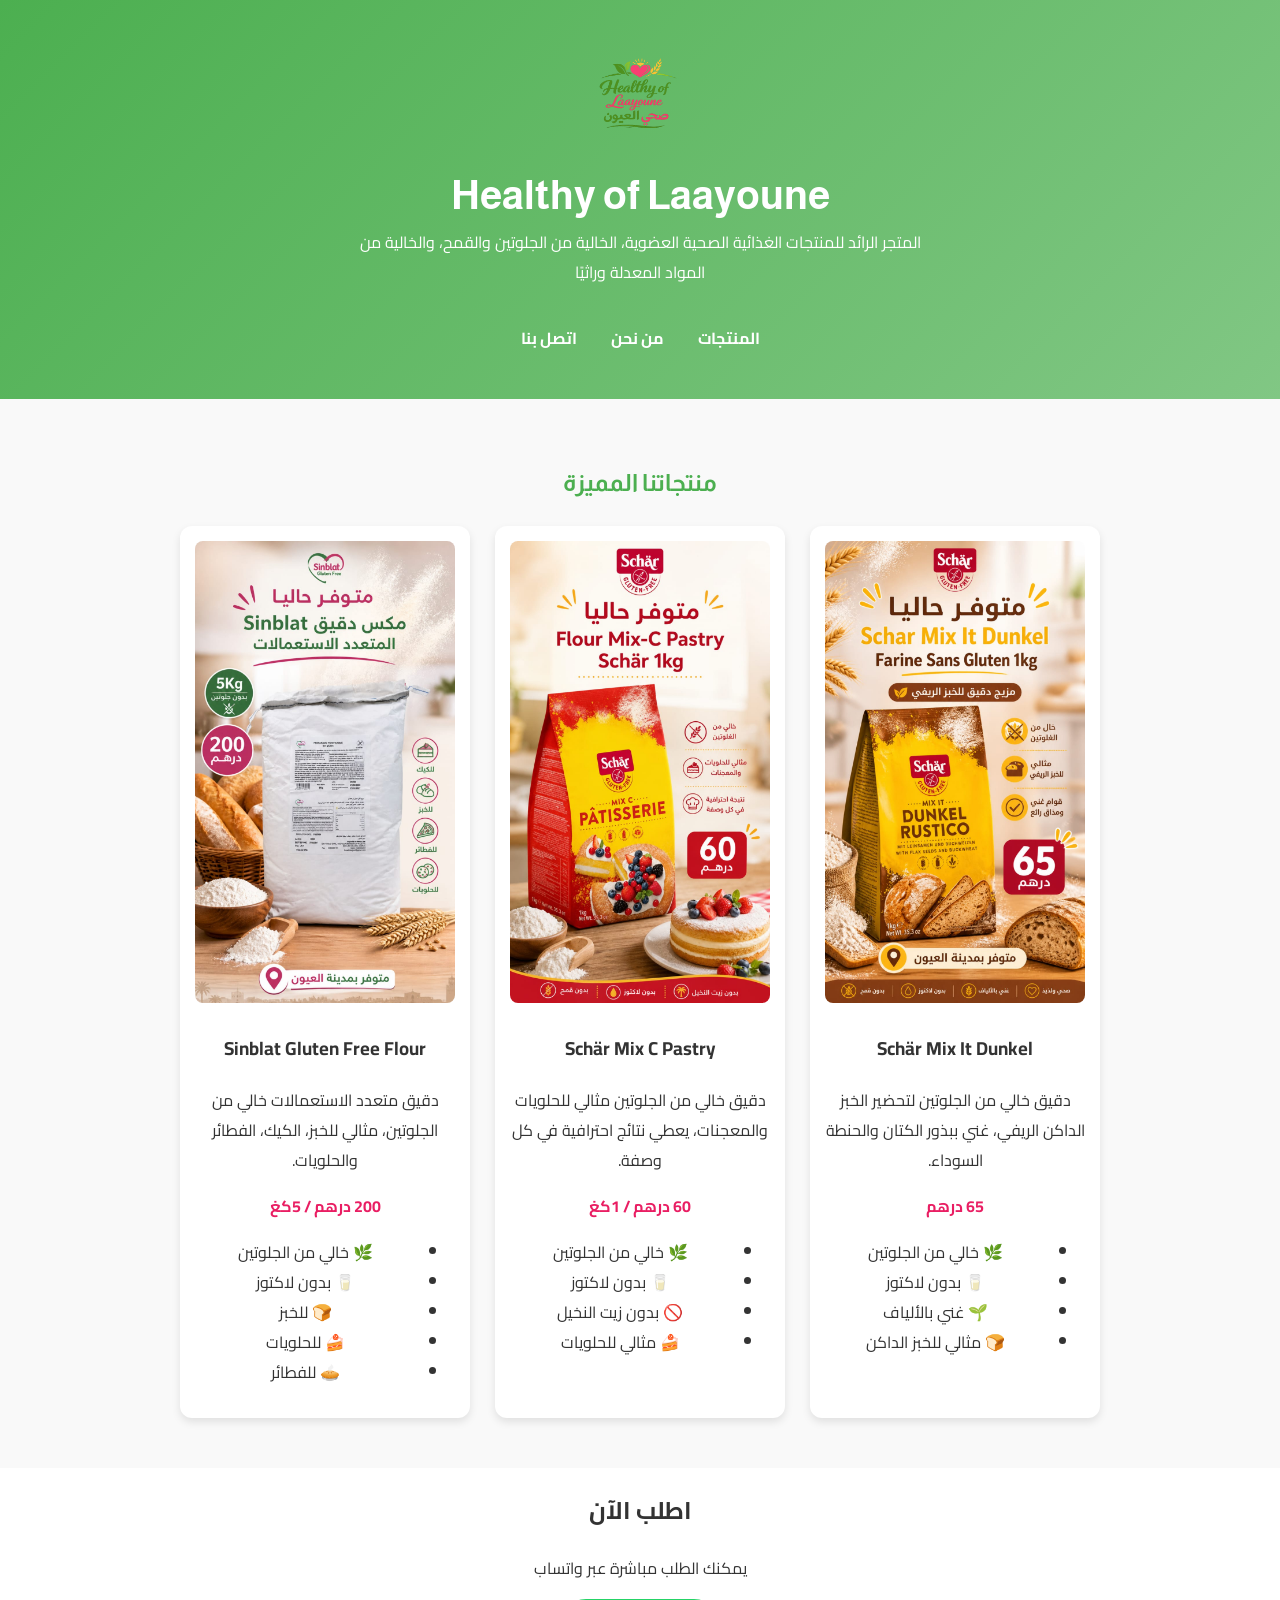
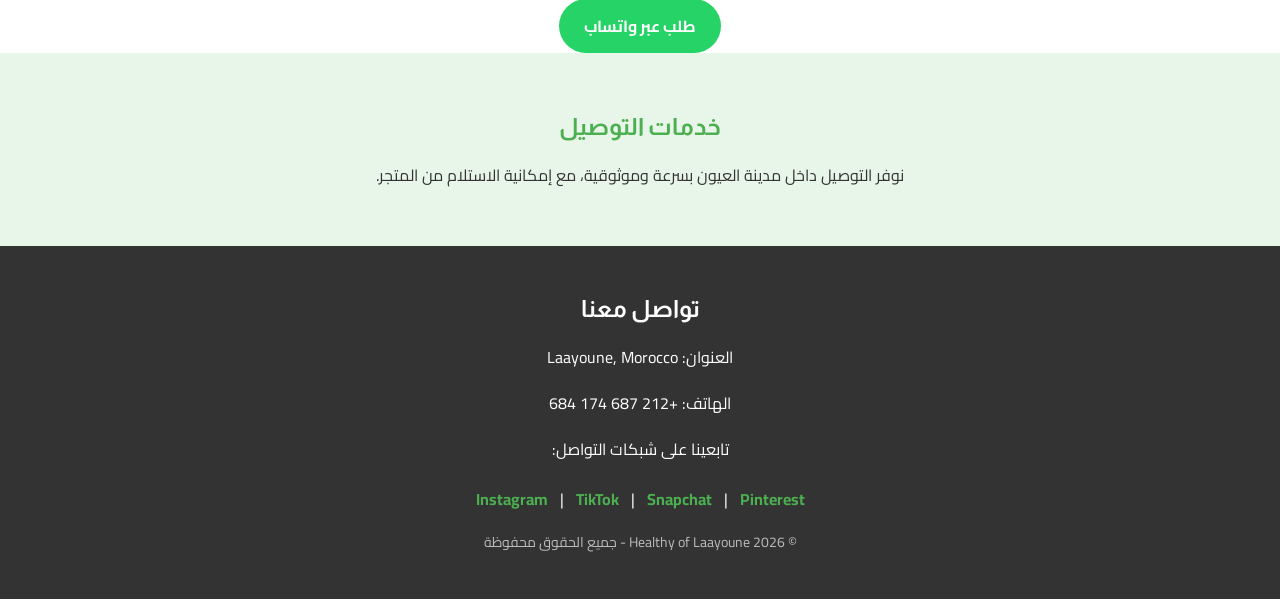
<file: index.html>
<!DOCTYPE html>
<html lang="ar">
<head>
  <meta charset="UTF-8">
  <meta name="viewport" content="width=device-width, initial-scale=1.0">
  <title>Healthy of Laayoune | منتجات غذائية صحية عضوية</title>

  <!-- SEO Meta Tags -->
  <meta name="description" content="Healthy of Laayoune - المتجر الرائد في العيون للمنتجات الغذائية الصحية العضوية والمستوردة، الخالية من الجلوتين والقمح، والخالية من المواد المعدلة وراثيًا.">
  <meta name="keywords" content="Healthy of Laayoune, منتجات صحية, أغذية عضوية, خالية من الجلوتين, العيون المغرب, متجر غذائي صحي">
  <meta name="author" content="Healthy of Laayoune">

  <!-- Fonts -->
  <link href="https://fonts.googleapis.com/css2?family=Cairo:wght@400;700&family=Almarai:wght@700&display=swap" rel="stylesheet">
  <link rel="stylesheet" href="style.css">
</head>
<body>
  <!-- رأس الصفحة -->
  <header>
    <div class="header-content">
      <img src="images/logo.png" alt="Healthy of Laayoune Logo" class="logo">
      <div class="title-box">
        <h1>Healthy of Laayoune</h1>
        <p class="tagline">المتجر الرائد للمنتجات الغذائية الصحية العضوية، الخالية من الجلوتين والقمح، والخالية من المواد المعدلة وراثيًا</p>
      </div>
    </div>
    <nav>
      <ul>
        <li><a href="products.html">المنتجات</a></li>
        <li><a href="about.html">من نحن</a></li>
        <li><a href="contact.html">اتصل بنا</a></li>
      </ul>
    </nav>
  </header>

  <!-- قسم المنتجات المميزة -->
  <section id="products">
    <h2>منتجاتنا المميزة</h2>
    <div class="product-grid">
      <!-- Schär Dunkel -->
      <div class="product">
        <img src="images/schar-dunkel.jpeg" alt="Schär Mix It Dunkel">
        <h3>Schär Mix It Dunkel</h3>
        <p>دقيق خالي من الجلوتين لتحضير الخبز الداكن الريفي، غني ببذور الكتان والحنطة السوداء.</p>
        <span class="price">65 درهم</span>
        <ul class="features">
          <li>🌿 خالي من الجلوتين</li>
          <li>🥛 بدون لاكتوز</li>
          <li>🌱 غني بالألياف</li>
          <li>🍞 مثالي للخبز الداكن</li>
        </ul>
      </div>

      <!-- Schär Pastry -->
      <div class="product">
        <img src="images/schar-pastry.jpeg" alt="Schär Mix C Pastry">
        <h3>Schär Mix C Pastry</h3>
        <p>دقيق خالي من الجلوتين مثالي للحلويات والمعجنات، يعطي نتائج احترافية في كل وصفة.</p>
        <span class="price">60 درهم / 1كغ</span>
        <ul class="features">
          <li>🌿 خالي من الجلوتين</li>
          <li>🥛 بدون لاكتوز</li>
          <li>🚫 بدون زيت النخيل</li>
          <li>🍰 مثالي للحلويات</li>
        </ul>
      </div>

      <!-- Sinblat Flour -->
      <div class="product">
        <img src="images/sinblat-flour.jpeg" alt="Sinblat Gluten Free Flour">
        <h3>Sinblat Gluten Free Flour</h3>
        <p>دقيق متعدد الاستعمالات خالي من الجلوتين، مثالي للخبز، الكيك، الفطائر والحلويات.</p>
        <span class="price">200 درهم / 5كغ</span>
        <ul class="features">
          <li>🌿 خالي من الجلوتين</li>
          <li>🥛 بدون لاكتوز</li>
          <li>🍞 للخبز</li>
          <li>🍰 للحلويات</li>
          <li>🥧 للفطائر</li>
        </ul>
      </div>
    </div>
  </section>

  <!-- قسم الطلب -->
  <section id="order">
    <h2>اطلب الآن</h2>
    <p>يمكنك الطلب مباشرة عبر واتساب</p>
    <a href="https://wa.me/212687174684" class="whatsapp-btn">طلب عبر واتساب</a>
  </section>

  <!-- قسم التوصيل -->
  <section id="delivery">
    <h2>خدمات التوصيل</h2>
    <p>نوفر التوصيل داخل مدينة العيون بسرعة وموثوقية، مع إمكانية الاستلام من المتجر.</p>
  </section>

  <!-- قسم التواصل -->
  <footer id="contact">
    <h2>تواصل معنا</h2>
    <p>العنوان: Laayoune, Morocco</p>
    <p>الهاتف: +212 687 174 684</p>
    <p>تابعينا على شبكات التواصل:</p>
    <div class="social-icons">
      <a href="#">Instagram</a> | 
      <a href="#">TikTok</a> | 
      <a href="#">Snapchat</a> | 
      <a href="#">Pinterest</a>
    </div>
    <p class="copyright">© 2026 Healthy of Laayoune - جميع الحقوق محفوظة</p>
  </footer>
</body>
</html>
</file>
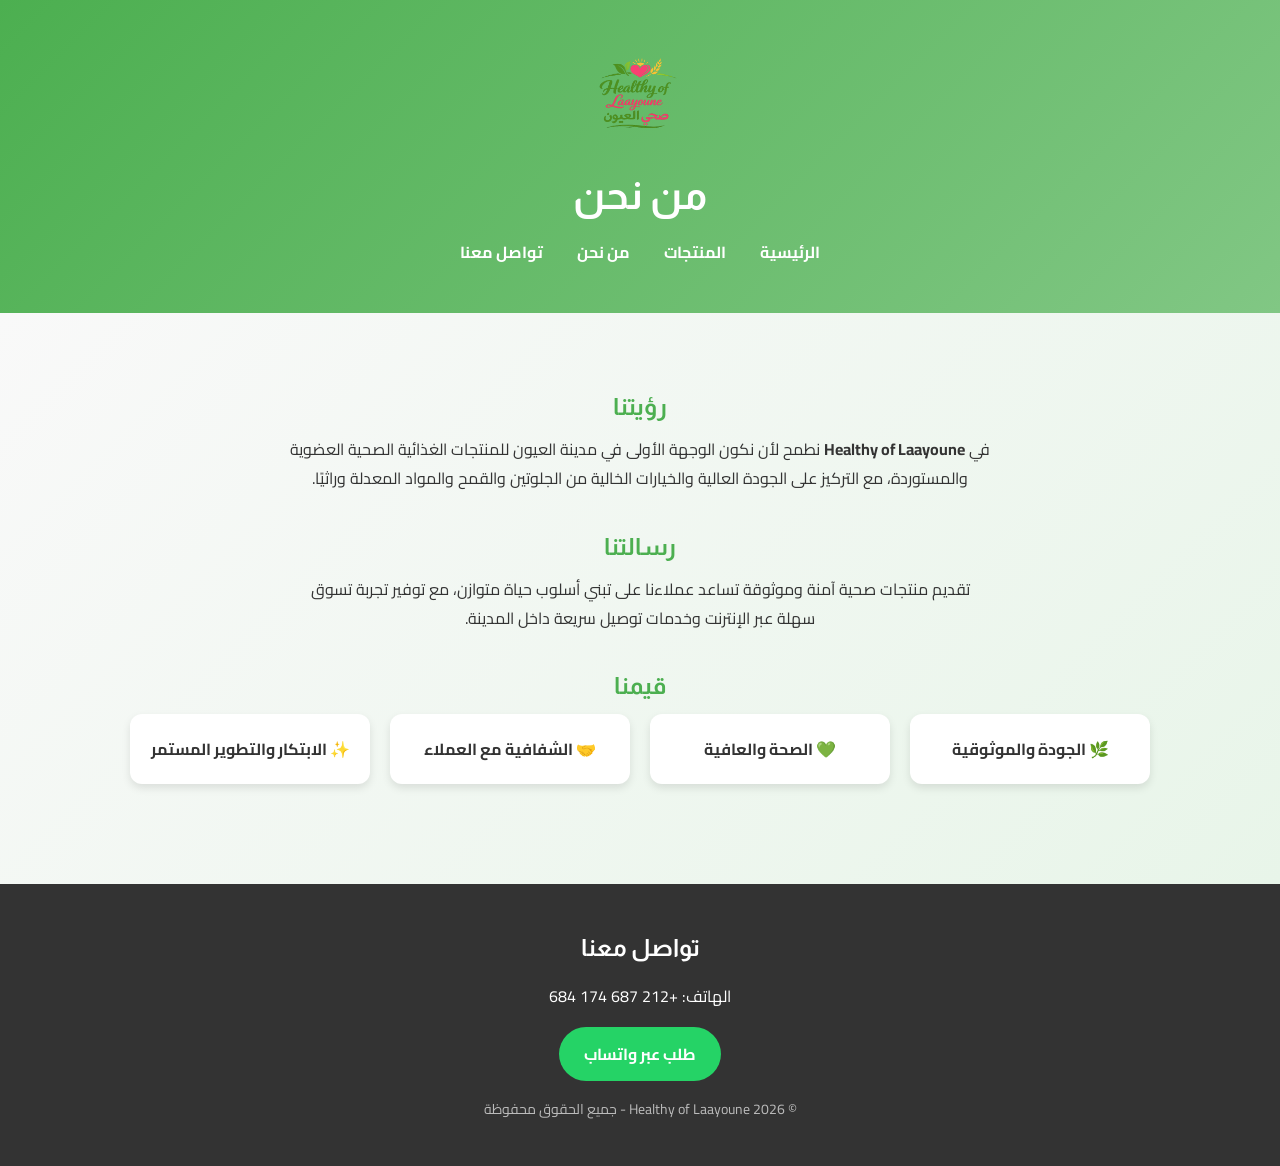
<file: about.html>
<!DOCTYPE html>
<html lang="ar">
<head>
  <meta charset="UTF-8">
  <meta name="viewport" content="width=device-width, initial-scale=1.0">
  <title>من نحن | Healthy of Laayoune</title>

  <!-- SEO Meta Tags -->
  <meta name="description" content="تعرف على رؤية ورسالة Healthy of Laayoune، المتجر الرائد في العيون للمنتجات الغذائية الصحية العضوية والمستوردة.">
  <meta name="keywords" content="من نحن, Healthy of Laayoune, متجر صحي, أغذية عضوية, العيون المغرب">
  <meta name="author" content="Healthy of Laayoune">

  <link href="https://fonts.googleapis.com/css2?family=Cairo:wght@400;700&family=Almarai:wght@700&display=swap" rel="stylesheet">
  <link rel="stylesheet" href="style.css">
</head>
<body>
  <!-- رأس الصفحة -->
  <header>
    <div class="header-content">
      <img src="images/logo.png" alt="Healthy of Laayoune Logo" class="logo">
      <h1>من نحن</h1>
    </div>
    <nav>
      <ul>
        <li><a href="index.html">الرئيسية</a></li>
        <li><a href="products.html">المنتجات</a></li>
        <li><a href="about.html">من نحن</a></li>
        <li><a href="#contact">تواصل معنا</a></li>
      </ul>
    </nav>
  </header>

  <!-- قسم من نحن -->
  <section id="about">
    <div class="about-container">
      <h2>رؤيتنا</h2>
      <p>
        في <strong>Healthy of Laayoune</strong> نطمح لأن نكون الوجهة الأولى في مدينة العيون للمنتجات الغذائية الصحية العضوية والمستوردة، 
        مع التركيز على الجودة العالية والخيارات الخالية من الجلوتين والقمح والمواد المعدلة وراثيًا.
      </p>
    </div>

    <div class="about-container">
      <h2>رسالتنا</h2>
      <p>
        تقديم منتجات صحية آمنة وموثوقة تساعد عملاءنا على تبني أسلوب حياة متوازن، 
        مع توفير تجربة تسوق سهلة عبر الإنترنت وخدمات توصيل سريعة داخل المدينة.
      </p>
    </div>

    <div class="about-container">
      <h2>قيمنا</h2>
      <div class="values-grid">
        <div class="value-card">🌿 الجودة والموثوقية</div>
        <div class="value-card">💚 الصحة والعافية</div>
        <div class="value-card">🤝 الشفافية مع العملاء</div>
        <div class="value-card">✨ الابتكار والتطوير المستمر</div>
      </div>
    </div>
  </section>

  <!-- قسم التواصل -->
  <footer id="contact">
    <h2>تواصل معنا</h2>
    <p>الهاتف: +212 687 174 684</p>
    <a href="https://wa.me/212687174684" class="whatsapp-btn">طلب عبر واتساب</a>
    <p class="copyright">© 2026 Healthy of Laayoune - جميع الحقوق محفوظة</p>
  </footer>
</body>
</html>
</file>
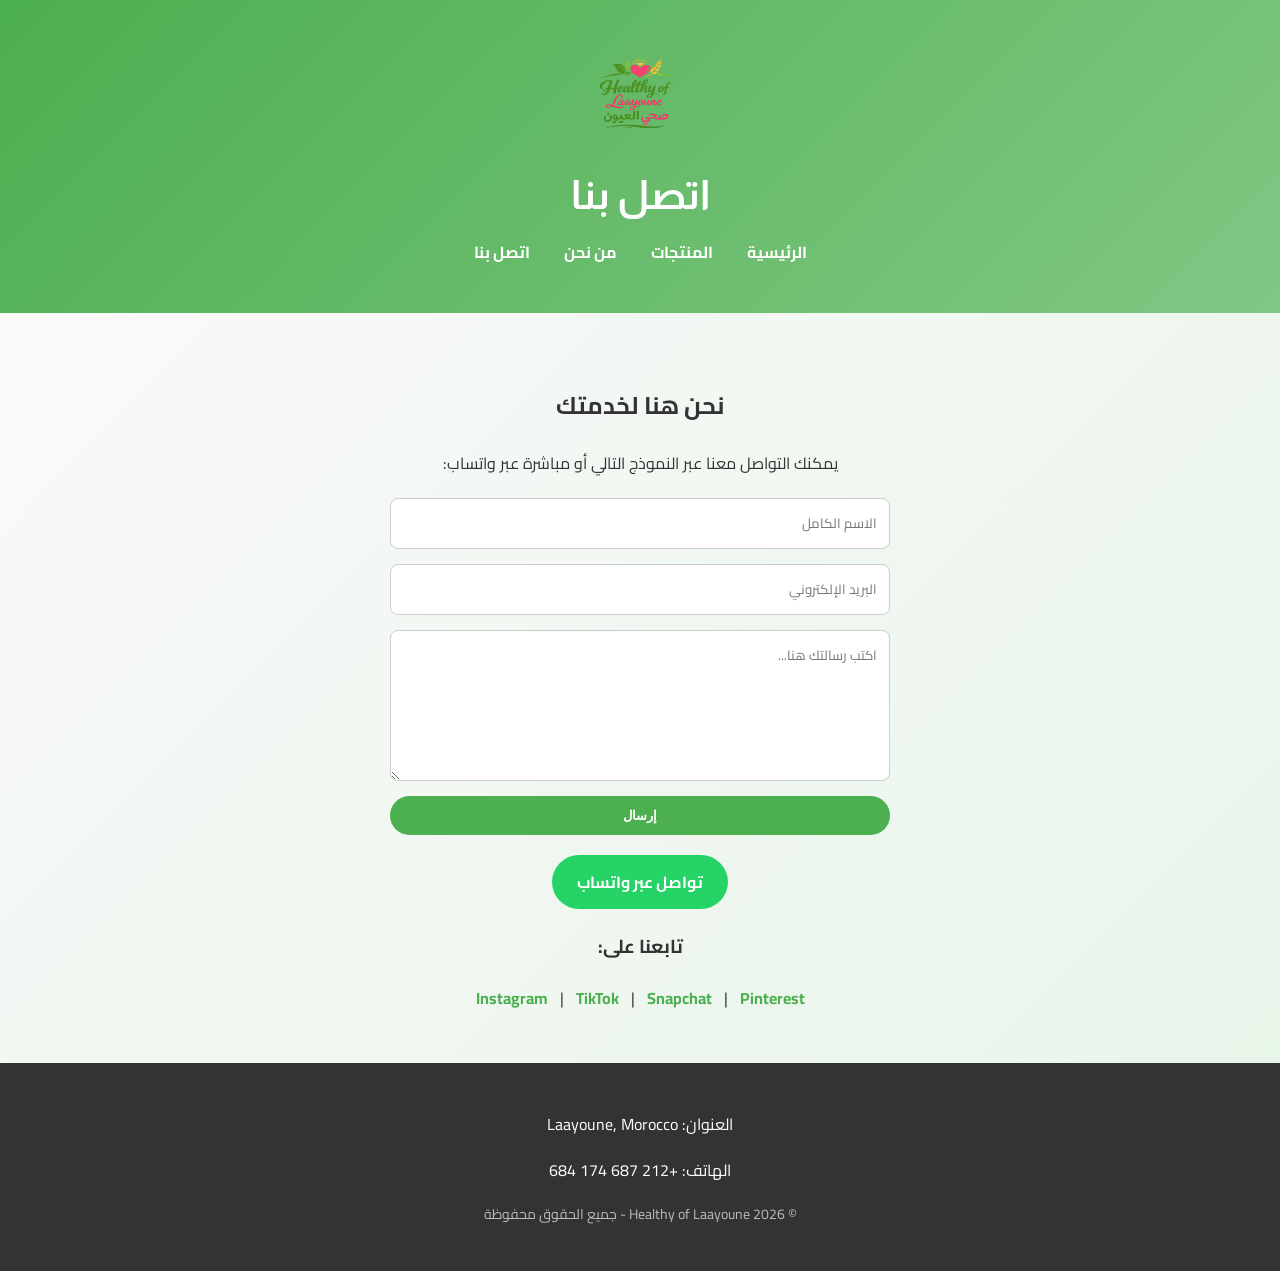
<file: contact.html>
<!DOCTYPE html>
<html lang="ar">
<head>
  <meta charset="UTF-8">
  <meta name="viewport" content="width=device-width, initial-scale=1.0">
  <title>اتصل بنا | Healthy of Laayoune</title>

  <!-- SEO Meta Tags -->
  <meta name="description" content="تواصل مع Healthy of Laayoune عبر النموذج أو واتساب أو شبكات التواصل الاجتماعي.">
  <meta name="keywords" content="اتصل بنا, Healthy of Laayoune, متجر صحي, أغذية عضوية, العيون المغرب">
  <meta name="author" content="Healthy of Laayoune">

  <link href="https://fonts.googleapis.com/css2?family=Cairo:wght@400;700&family=Almarai:wght@700&display=swap" rel="stylesheet">
  <link rel="stylesheet" href="style.css">
</head>
<body>
  <!-- رأس الصفحة -->
  <header>
    <div class="header-content">
      <img src="images/logo.png" alt="Healthy of Laayoune Logo" class="logo">
      <h1>اتصل بنا</h1>
    </div>
    <nav>
      <ul>
        <li><a href="index.html">الرئيسية</a></li>
        <li><a href="products.html">المنتجات</a></li>
        <li><a href="about.html">من نحن</a></li>
        <li><a href="contact.html">اتصل بنا</a></li>
      </ul>
    </nav>
  </header>

  <!-- قسم الاتصال -->
  <section id="contact-page">
    <h2>نحن هنا لخدمتك</h2>
    <p>يمكنك التواصل معنا عبر النموذج التالي أو مباشرة عبر واتساب:</p>

    <!-- نموذج تواصل -->
    <form class="contact-form">
      <input type="text" name="name" placeholder="الاسم الكامل" required>
      <input type="email" name="email" placeholder="البريد الإلكتروني" required>
      <textarea name="message" placeholder="اكتب رسالتك هنا..." rows="5" required></textarea>
      <button type="submit">إرسال</button>
    </form>

    <!-- زر واتساب -->
    <a href="https://wa.me/212687174684" class="whatsapp-btn">تواصل عبر واتساب</a>

    <!-- شبكات التواصل -->
    <div class="social-icons">
      <h3>تابعنا على:</h3>
      <a href="#">Instagram</a> | 
      <a href="#">TikTok</a> | 
      <a href="#">Snapchat</a> | 
      <a href="#">Pinterest</a>
    </div>
  </section>

  <!-- الفوتر -->
  <footer>
    <p>العنوان: Laayoune, Morocco</p>
    <p>الهاتف: +212 687 174 684</p>
    <p class="copyright">© 2026 Healthy of Laayoune - جميع الحقوق محفوظة</p>
  </footer>
</body>
</html>
</file>
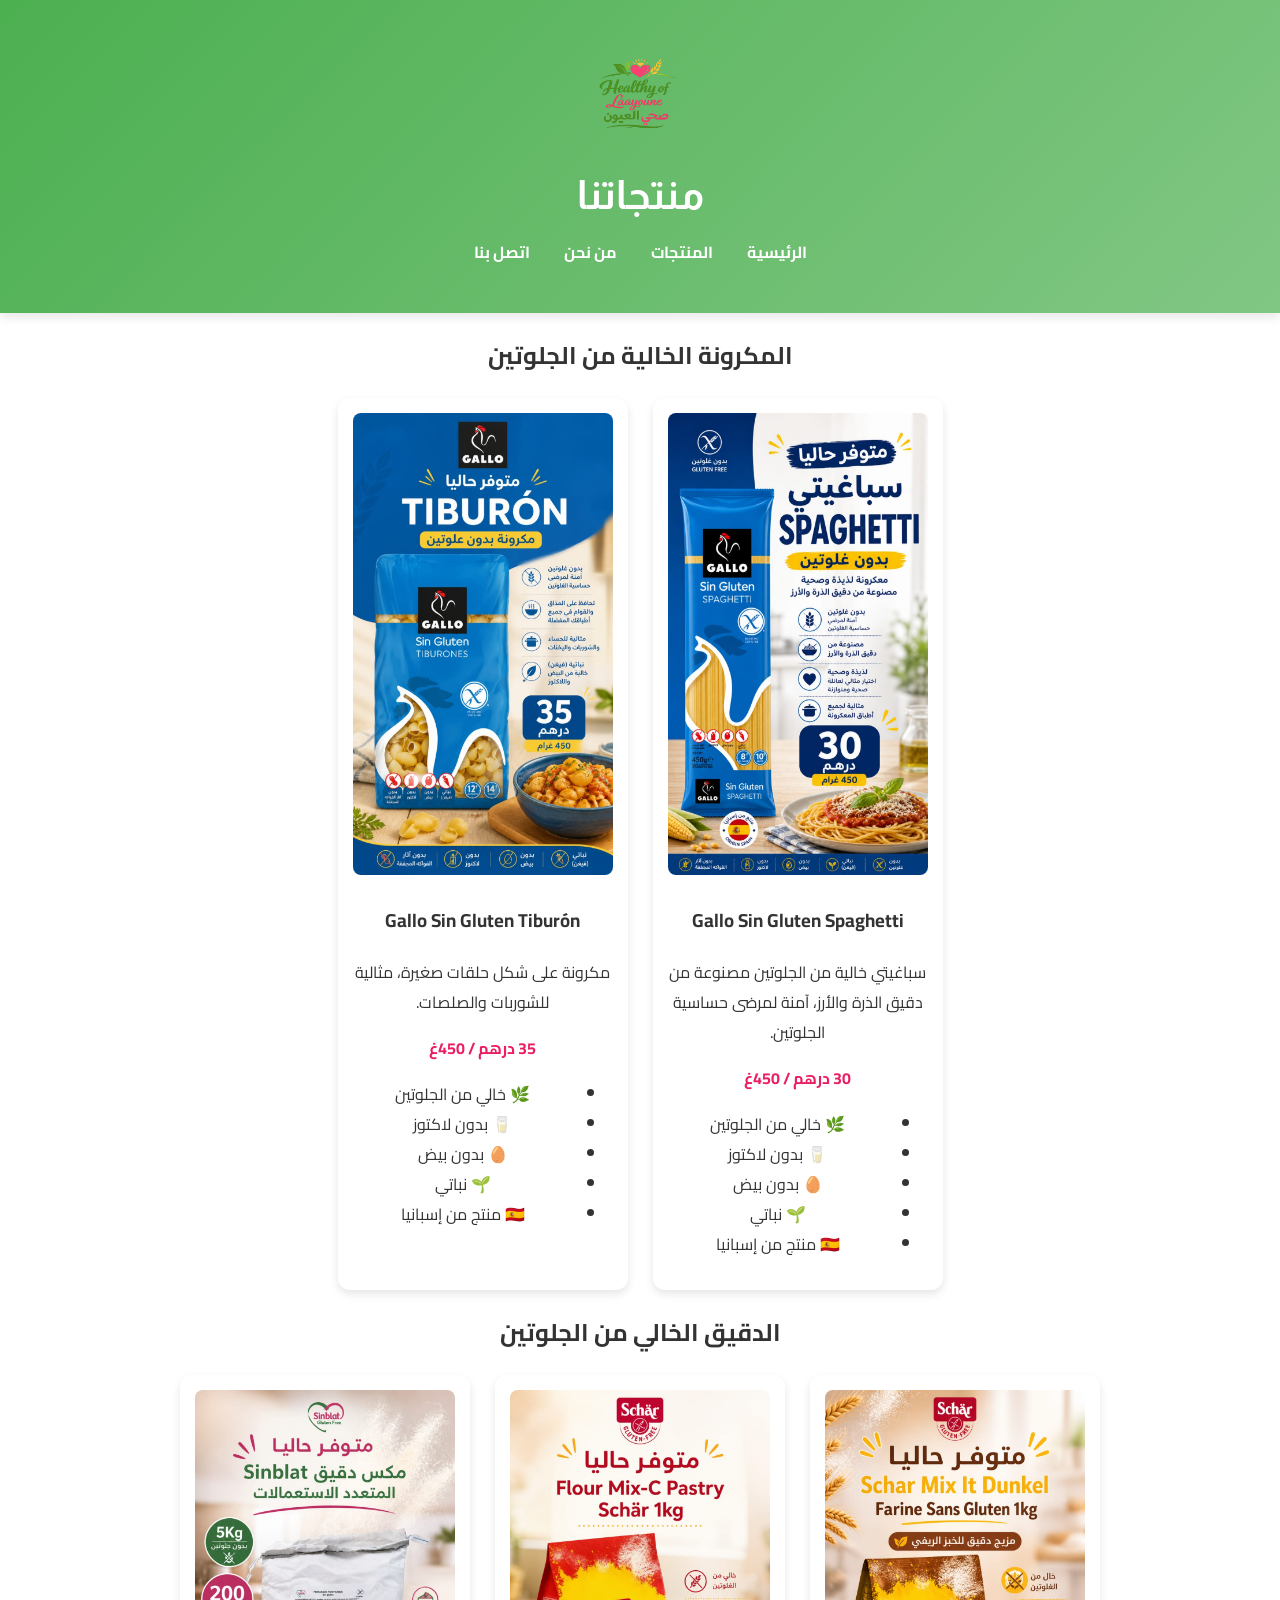
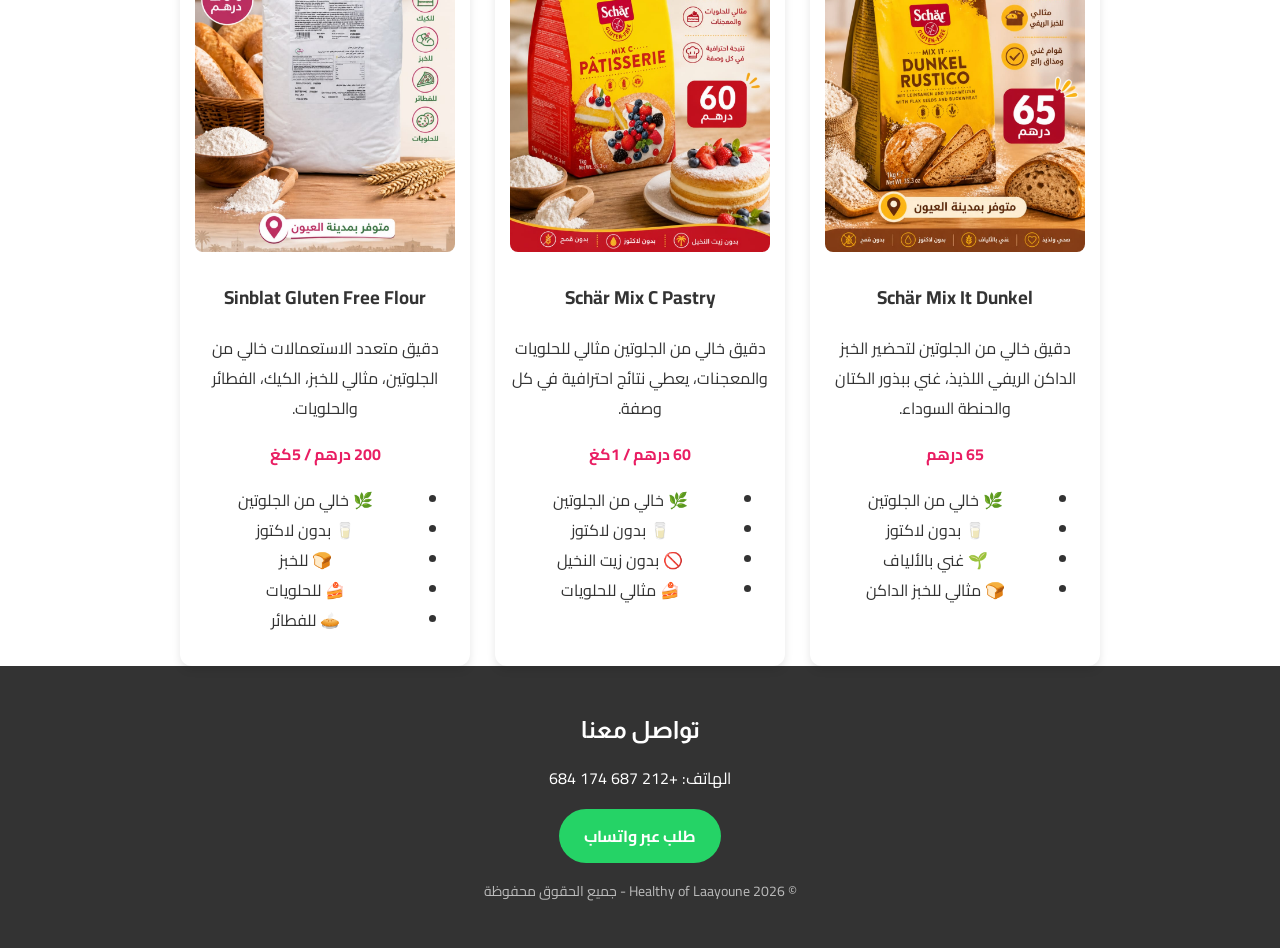
<file: products.html>
<!DOCTYPE html>
<html lang="ar">
<head>
  <meta charset="UTF-8">
  <meta name="viewport" content="width=device-width, initial-scale=1.0">
  <title>منتجات Healthy of Laayoune | أغذية صحية عضوية</title>

  <!-- SEO Meta Tags -->
  <meta name="description" content="Healthy of Laayoune يقدم مجموعة واسعة من المنتجات الغذائية الصحية العضوية والمستوردة، الخالية من الجلوتين والقمح، والخالية من المواد المعدلة وراثيًا.">
  <meta name="keywords" content="منتجات صحية, أغذية عضوية, خالية من الجلوتين, متجر صحي, Healthy of Laayoune, العيون المغرب">
  <meta name="author" content="Healthy of Laayoune">

  <link href="https://fonts.googleapis.com/css2?family=Cairo:wght@400;700&family=Almarai:wght@700&display=swap" rel="stylesheet">
  <link rel="stylesheet" href="style.css">
</head>
<body>
  <!-- رأس الصفحة -->
  <header>
    <div class="header-content">
      <img src="images/logo.png" alt="Healthy of Laayoune Logo" class="logo">
      <h1>منتجاتنا</h1>
    </div>
    <nav>
      <ul>
        <li><a href="index.html">الرئيسية</a></li>
        <li><a href="products.html">المنتجات</a></li>
        <li><a href="about.html">من نحن</a></li>
        <li><a href="contact.html">اتصل بنا</a></li>
      </ul>
    </nav>
  </header>

  <!-- قسم المكرونة -->
  <section id="pasta">
    <h2>المكرونة الخالية من الجلوتين</h2>
    <div class="product-grid">
      <div class="product">
        <img src="images/gallo-spaghetti.jpeg" alt="Gallo Sin Gluten Spaghetti">
        <h3>Gallo Sin Gluten Spaghetti</h3>
        <p>سباغيتي خالية من الجلوتين مصنوعة من دقيق الذرة والأرز، آمنة لمرضى حساسية الجلوتين.</p>
        <span class="price">30 درهم / 450غ</span>
        <ul class="features">
          <li>🌿 خالي من الجلوتين</li>
          <li>🥛 بدون لاكتوز</li>
          <li>🥚 بدون بيض</li>
          <li>🌱 نباتي</li>
          <li>🇪🇸 منتج من إسبانيا</li>
        </ul>
      </div>

      <div class="product">
        <img src="images/gallo-tiburon.jpeg" alt="Gallo Sin Gluten Tiburón">
        <h3>Gallo Sin Gluten Tiburón</h3>
        <p>مكرونة على شكل حلقات صغيرة، مثالية للشوربات والصلصات.</p>
        <span class="price">35 درهم / 450غ</span>
        <ul class="features">
          <li>🌿 خالي من الجلوتين</li>
          <li>🥛 بدون لاكتوز</li>
          <li>🥚 بدون بيض</li>
          <li>🌱 نباتي</li>
          <li>🇪🇸 منتج من إسبانيا</li>
        </ul>
      </div>
    </div>
  </section>

  <!-- قسم الدقيق -->
  <section id="flour">
    <h2>الدقيق الخالي من الجلوتين</h2>
    <div class="product-grid">
      <div class="product">
        <img src="images/schar-dunkel.jpeg" alt="Schär Mix It Dunkel">
        <h3>Schär Mix It Dunkel</h3>
        <p>دقيق خالي من الجلوتين لتحضير الخبز الداكن الريفي اللذيذ، غني ببذور الكتان والحنطة السوداء.</p>
        <span class="price">65 درهم</span>
        <ul class="features">
          <li>🌿 خالي من الجلوتين</li>
          <li>🥛 بدون لاكتوز</li>
          <li>🌱 غني بالألياف</li>
          <li>🍞 مثالي للخبز الداكن</li>
        </ul>
      </div>

      <div class="product">
        <img src="images/schar-pastry.jpeg" alt="Schär Mix C Pastry">
        <h3>Schär Mix C Pastry</h3>
        <p>دقيق خالي من الجلوتين مثالي للحلويات والمعجنات، يعطي نتائج احترافية في كل وصفة.</p>
        <span class="price">60 درهم / 1كغ</span>
        <ul class="features">
          <li>🌿 خالي من الجلوتين</li>
          <li>🥛 بدون لاكتوز</li>
          <li>🚫 بدون زيت النخيل</li>
          <li>🍰 مثالي للحلويات</li>
        </ul>
      </div>

      <div class="product">
        <img src="images/sinblat-flour.jpeg" alt="Sinblat Gluten Free Flour">
        <h3>Sinblat Gluten Free Flour</h3>
        <p>دقيق متعدد الاستعمالات خالي من الجلوتين، مثالي للخبز، الكيك، الفطائر والحلويات.</p>
        <span class="price">200 درهم / 5كغ</span>
        <ul class="features">
          <li>🌿 خالي من الجلوتين</li>
          <li>🥛 بدون لاكتوز</li>
          <li>🍞 للخبز</li>
          <li>🍰 للحلويات</li>
          <li>🥧 للفطائر</li>
        </ul>
      </div>
    </div>
  </section>

  <!-- قسم التواصل -->
  <footer>
    <h2>تواصل معنا</h2>
    <p>الهاتف: +212 687 174 684</p>
    <a href="https://wa.me/212687174684" class="whatsapp-btn">طلب عبر واتساب</a>
    <p class="copyright">© 2026 Healthy of Laayoune - جميع الحقوق محفوظة</p>
  </footer>
</body>
</html>
</file>
<file: style.css>
/* إعدادات عامة */
body {
  font-family: 'Cairo', sans-serif;
  margin: 0;
  padding: 0;
  background: #fff;
  color: #333;
  direction: rtl;
  text-align: center;
}

/* رأس الصفحة */
header {
  background: linear-gradient(135deg, #4CAF50, #81C784);
  color: white;
  padding: 30px 20px;
  box-shadow: 0 4px 10px rgba(0,0,0,0.1);
}
.header-content {
  display: flex;
  flex-direction: column;
  align-items: center;
}
.logo {
  width: 200px;
  height: auto;
  margin-bottom: 10px;
}
.title-box h1, header h1 {
  font-family: 'Almarai', sans-serif;
  font-size: 2.5em;
  margin: 0;
}
.tagline {
  font-size: 16px;
  margin-top: 10px;
  max-width: 600px;
}
nav ul {
  list-style: none;
  padding: 0;
  margin-top: 20px;
}
nav ul li {
  display: inline-block;
  margin: 0 15px;
}
nav ul li a {
  color: white;
  text-decoration: none;
  font-weight: bold;
  transition: 0.3s;
}
nav ul li a:hover {
  color: #E91E63;
}

/* المنتجات */
#products {
  padding: 50px 20px;
  background: #f9f9f9;
}
#products h2 {
  font-family: 'Almarai', sans-serif;
  color: #4CAF50;
  margin-bottom: 30px;
}
.product-grid {
  display: flex;
  flex-wrap: wrap;
  justify-content: center;
  gap: 25px;
}
.product {
  background: white;
  border-radius: 12px;
  width: 260px;
  padding: 15px;
  box-shadow: 0 4px 8px rgba(0,0,0,0.1);
  transition: transform 0.3s, box-shadow 0.3s;
}
.product:hover {
  transform: translateY(-5px);
  box-shadow: 0 6px 12px rgba(0,0,0,0.15);
}
.product img {
  width: 100%;
  border-radius: 8px;
}
.price {
  color: #E91E63;
  font-weight: bold;
  font-size: 16px;
}

/* زر واتساب */
.whatsapp-btn {
  display: inline-block;
  background: #25D366;
  color: white;
  padding: 12px 25px;
  border-radius: 30px;
  text-decoration: none;
  font-weight: bold;
  transition: 0.3s;
}
.whatsapp-btn:hover {
  background: #128C7E;
}

/* التوصيل */
#delivery {
  background: #e8f5e9;
  padding: 40px;
}
#delivery h2 {
  font-family: 'Almarai', sans-serif;
  color: #4CAF50;
}

/* قسم من نحن */
#about {
  padding: 60px 20px;
  background: linear-gradient(135deg, #f9f9f9, #e8f5e9);
  text-align: center;
}
#about h2 {
  font-family: 'Almarai', sans-serif;
  color: #4CAF50;
  margin-bottom: 15px;
}
#about p {
  max-width: 700px;
  margin: 0 auto 30px;
  line-height: 1.8;
  font-size: 16px;
}
.about-container {
  margin-bottom: 40px;
}
.values-grid {
  display: flex;
  flex-wrap: wrap;
  justify-content: center;
  gap: 20px;
}
.value-card {
  background: white;
  border-radius: 12px;
  padding: 20px;
  width: 200px;
  box-shadow: 0 4px 8px rgba(0,0,0,0.1);
  font-weight: bold;
  transition: transform 0.3s;
}
.value-card:hover {
  transform: translateY(-5px);
  background: #f1f8e9;
}

/* صفحة اتصل بنا */
#contact-page {
  padding: 50px 20px;
  background: linear-gradient(135deg, #f9f9f9, #e8f5e9);
  text-align: center;
}
.contact-form {
  max-width: 500px;
  margin: 20px auto;
  display: flex;
  flex-direction: column;
  gap: 15px;
}
.contact-form input, 
.contact-form textarea {
  padding: 12px;
  border: 1px solid #ccc;
  border-radius: 8px;
  font-family: 'Cairo', sans-serif;
}
.contact-form button {
  background: #4CAF50;
  color: white;
  padding: 12px;
  border: none;
  border-radius: 30px;
  font-weight: bold;
  cursor: pointer;
  transition: 0.3s;
}
.contact-form button:hover {
  background: #388E3C;
}
.social-icons {
  margin-top: 20px;
}
.social-icons a {
  color: #4CAF50;
  text-decoration: none;
  margin: 0 8px;
  font-weight: bold;
}
.social-icons a:hover {
  color: #E91E63;
}

/* الفوتر */
footer {
  background: #333;
  color: white;
  padding: 30px;
}
footer h2 {
  font-family: 'Almarai', sans-serif;
}
footer .social-icons a {
  color: #4CAF50;
  text-decoration: none;
  margin: 0 8px;
  font-weight: bold;
}
footer .social-icons a:hover {
  color: #E91E63;
}
footer .copyright {
  margin-top: 15px;
  font-size: 14px;
  color: #bbb;
}

/* تجاوب مع الأجهزة */
@media (max-width: 768px) {
  .product-grid {
    flex-direction: column;
    align-items: center;
  }
  .logo {
    width: 140px;
  }
  .title-box h1, header h1 {
    font-size: 2em;
  }
  .tagline {
    font-size: 14px;
  }
}
</file>
